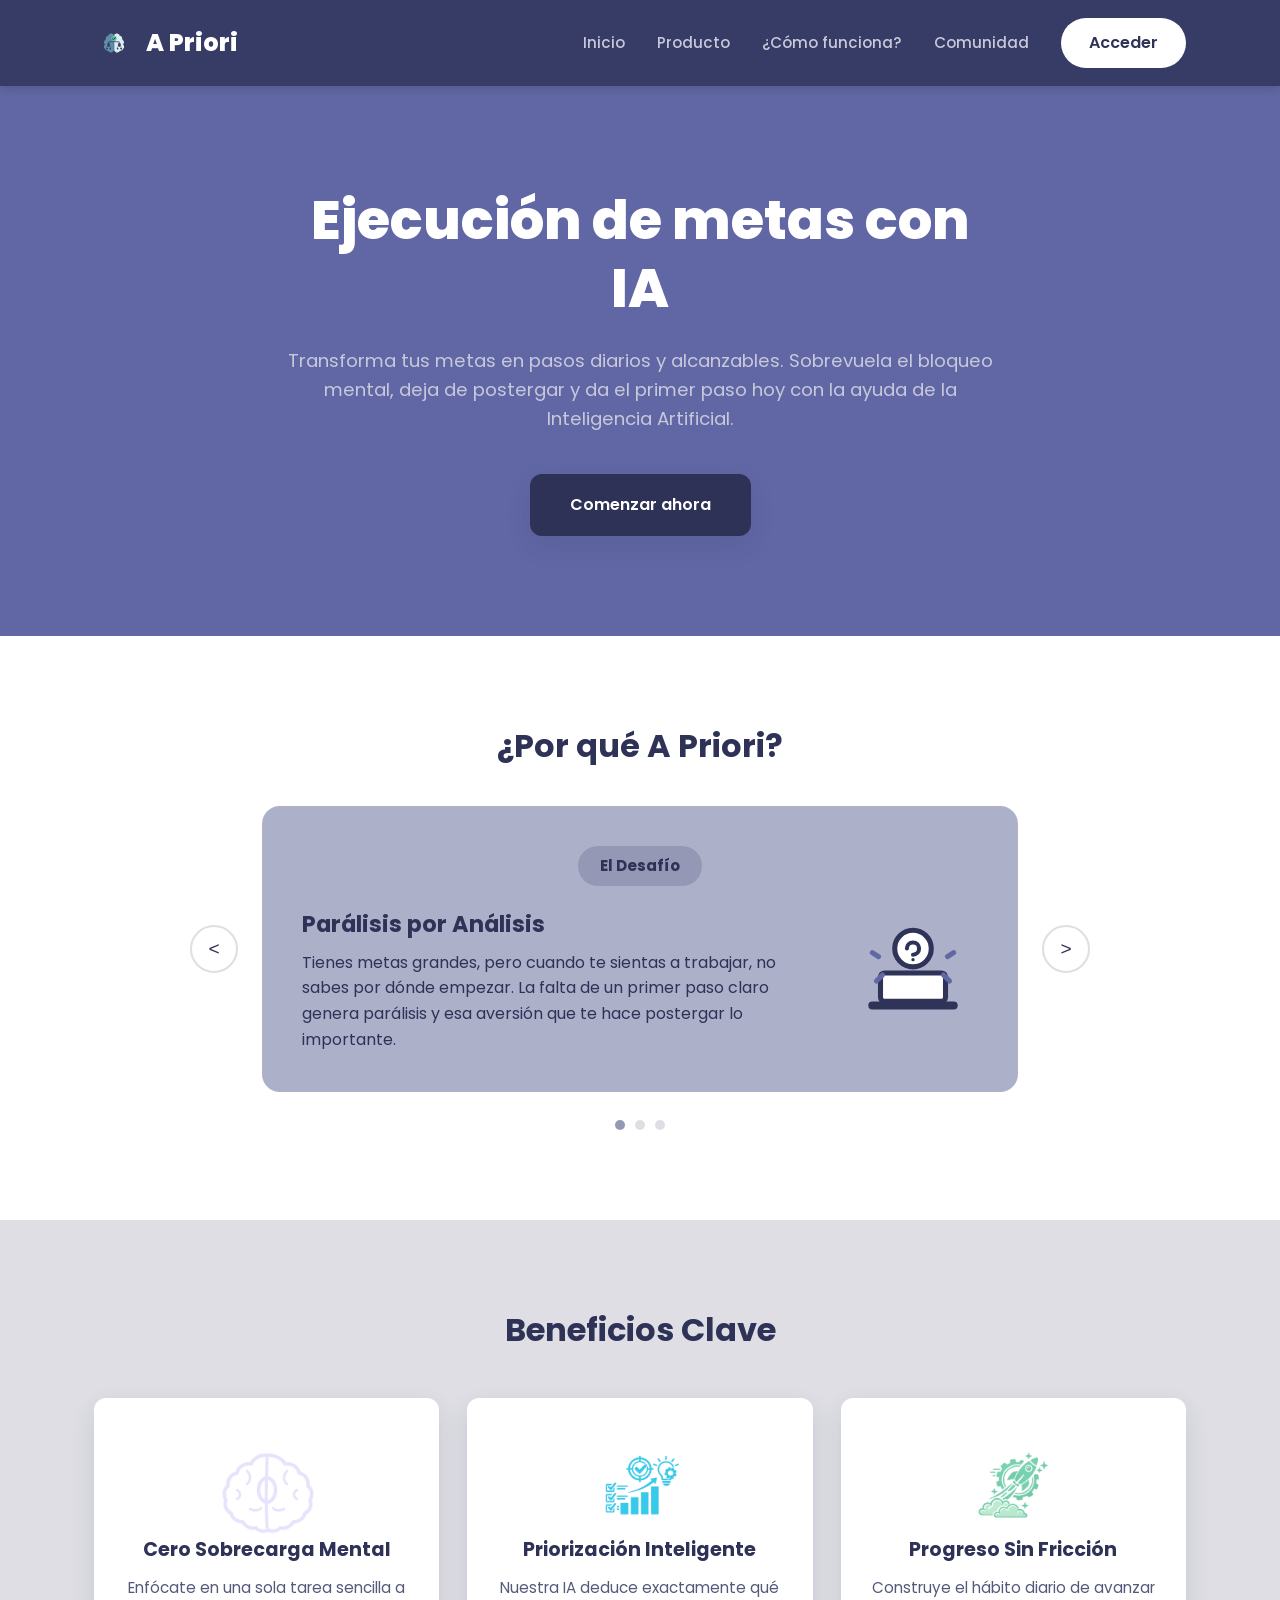
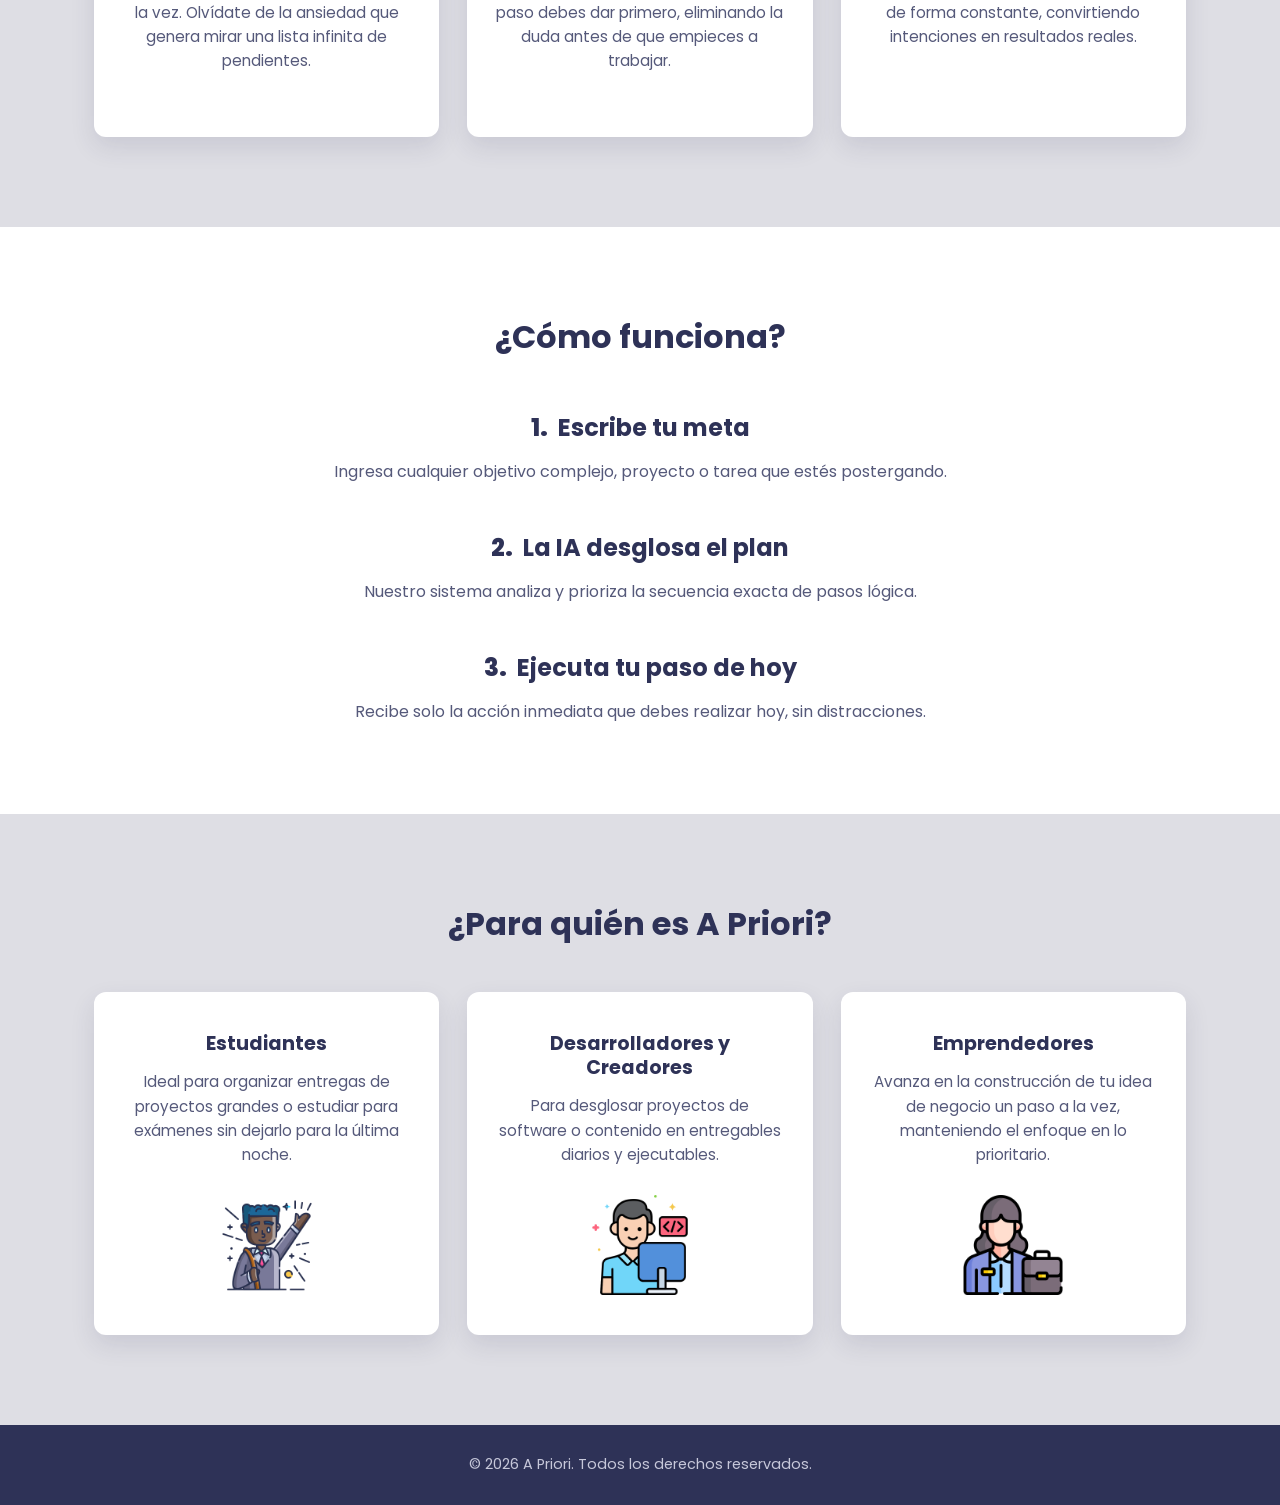
<file: index.html>
<!DOCTYPE html>
<html lang="es">
    <head>
        <meta charset="UTF-8">
        <meta name="viewport" content="width=device-width, initial-scale=1.0">
        <title>A Priori — Ejecución de metas con IA</title>
        <meta name="description" content="Transforma tus metas en pasos diarios y alcanzables con la ayuda de la Inteligencia Artificial.">

        <link rel="icon" type="image/png" href="assets/images/logo.png">

        <link rel="preconnect" href="https://fonts.googleapis.com">
        <link rel="preconnect" href="https://fonts.gstatic.com" crossorigin>
        <link href="https://fonts.googleapis.com/css2?family=Poppins:wght@400;500;600;700;800&display=swap" rel="stylesheet">

        <link rel="stylesheet" href="assets/styles/styles.css">
    </head>
    <body>
        <header class="site-header">
            <div class="container header-inner">
                <a href="#Inicio" class="logo">
                    <img src="assets/images/logo.png" alt="" class="logo-icon">
                    <span>A Priori</span>
                </a>

                <nav class="site-nav">
                    <ul class="nav-links">
                        <li><a href="#Inicio">Inicio</a></li>
                        <li><a href="#por-que-apriori">Producto</a></li>
                        <li><a href="#Como-funciona">¿Cómo funciona?</a></li>
                        <li><a href="#Para-quien">Comunidad</a></li>
                    </ul>
                    <a href="login.html" class="btn-nav">Acceder</a>
                </nav>
            </div>
        </header>

        <main>
            <!-- Sección Inicio (Hero) -->
            <section id="Inicio" class="hero">
                <div class="container hero-content">
                    <h1>Ejecución de metas con IA</h1>
                    <p>Transforma tus metas en pasos diarios y alcanzables. Sobrevuela el bloqueo mental, deja de postergar y da el primer paso hoy con la ayuda de la Inteligencia Artificial.</p>
                    <a href="register.html" class="btn-primary">Comenzar ahora</a>
                </div>
            </section>

            <!-- Sección Producto: ¿Por qué A Priori? (Carrusel) -->
            <section class="por-que-apriori" id="por-que-apriori">
                <div class="container">
                    <div class="section-title">
                        <h2>¿Por qué A Priori?</h2>
                    </div>

                    <div class="carousel-wrapper">
                        <button class="carousel-btn btn-prev" aria-label="Anterior">&lt;</button>

                        <div class="carousel-container">

                            <!-- Card 1: El Problema -->
                            <div class="carousel-card active">
                                <span class="badge problem">El Desafío</span>
                                <div class="carousel-card-body">
                                    <div class="carousel-card-text">
                                        <h3>Parálisis por Análisis</h3>
                                        <p>Tienes metas grandes, pero cuando te sientas a trabajar, no sabes por dónde empezar. La falta de un primer paso claro genera parálisis y esa aversión que te hace postergar lo importante.</p>
                                    </div>
                                    <div class="carousel-card-icon" aria-hidden="true">
                                        <svg viewBox="0 0 64 64" fill="none" xmlns="http://www.w3.org/2000/svg">
                                            <rect x="10" y="44" width="44" height="4" rx="2" fill="#2E3357"/>
                                            <rect x="16" y="30" width="32" height="14" rx="2" fill="#fff" stroke="#2E3357" stroke-width="2.5"/>
                                            <circle cx="32" cy="18" r="9" fill="#fff" stroke="#2E3357" stroke-width="2.5"/>
                                            <path d="M29 18a3 3 0 1 1 3 3" stroke="#2E3357" stroke-width="2" stroke-linecap="round"/>
                                            <circle cx="32" cy="23.5" r="0.8" fill="#2E3357"/>
                                            <path d="M12 20l3 2M52 20l-3 2M14 34l3-3M50 34l-3-3" stroke="#6069A4" stroke-width="2.5" stroke-linecap="round"/>
                                        </svg>
                                    </div>
                                </div>
                            </div>

                            <!-- Card 2: La Solución -->
                            <div class="carousel-card">
                                <span class="badge solution">La Solución</span>
                                <div class="carousel-card-body">
                                    <div class="carousel-card-text">
                                        <h3>Ejecución Guiada por IA</h3>
                                        <p>A Priori descompone tu objetivo en etapas simples y te entrega únicamente el siguiente paso ejecutable para hoy.</p>
                                    </div>
                                    <div class="carousel-card-icon" aria-hidden="true">
                                        <svg viewBox="0 0 64 64" fill="none" xmlns="http://www.w3.org/2000/svg">
                                            <path d="M32 6C20 6 12 14 12 25c0 7 3 11 6 14v7a3 3 0 0 0 3 3h6" stroke="#2E3357" stroke-width="3" stroke-linecap="round" stroke-linejoin="round"/>
                                            <path d="M32 6c12 0 20 8 20 19 0 7-3 11-6 14v7a3 3 0 0 1-3 3h-6" stroke="#6069A4" stroke-width="3" stroke-linecap="round" stroke-linejoin="round"/>
                                            <path d="M25 55h14" stroke="#2E3357" stroke-width="3" stroke-linecap="round"/>
                                            <circle cx="32" cy="27" r="12" fill="#fff" stroke="#2E3357" stroke-width="2.5"/>
                                            <path d="M26 27l4 4 8-8" stroke="#3FA96A" stroke-width="3" stroke-linecap="round" stroke-linejoin="round"/>
                                        </svg>
                                    </div>
                                </div>
                            </div>

                            <!-- Card 3: El Resultado -->
                            <div class="carousel-card">
                                <span class="badge result">El Resultado</span>
                                <div class="carousel-card-body">
                                    <div class="carousel-card-text">
                                        <h3>Claridad y Enfoque Total</h3>
                                        <p>Avanzas sin sobrecarga cognitiva, convirtiendo intenciones abstractas en progreso constante y medible.</p>
                                    </div>
                                    <div class="carousel-card-icon" aria-hidden="true">
                                        <svg viewBox="0 0 64 64" fill="none" xmlns="http://www.w3.org/2000/svg">
                                            <path d="M32 6a14 14 0 0 0-8 25.5V37a3 3 0 0 0 3 3h10a3 3 0 0 0 3-3v-5.5A14 14 0 0 0 32 6Z" fill="#FFD866" stroke="#2E3357" stroke-width="2.5" stroke-linejoin="round"/>
                                            <path d="M27 45h10M28 50h8" stroke="#2E3357" stroke-width="3" stroke-linecap="round"/>
                                            <path d="M32 2v4M14 10l3 3M50 10l-3 3M8 27h4M56 27h-4" stroke="#2E3357" stroke-width="2.5" stroke-linecap="round"/>
                                            <circle cx="40" cy="42" r="11" fill="#fff" stroke="#2E3357" stroke-width="2.5"/>
                                            <path d="M35.5 42.5l3 3 6-6" stroke="#3FA96A" stroke-width="2.8" stroke-linecap="round" stroke-linejoin="round"/>
                                            <line x1="47.8" y1="49.8" x2="53" y2="55" stroke="#2E3357" stroke-width="3" stroke-linecap="round"/>
                                        </svg>
                                    </div>
                                </div>
                            </div>

                        </div>

                        <button class="carousel-btn btn-next" aria-label="Siguiente">&gt;</button>
                    </div>

                    <div class="carousel-dots" aria-hidden="true">
                        <span class="dot active"></span>
                        <span class="dot"></span>
                        <span class="dot"></span>
                    </div>
                </div>
            </section>

            <!-- Sección Beneficios Clave -->
            <section class="beneficios" id="Beneficios">
                <div class="container">
                    <h2>Beneficios Clave</h2>

                    <div class="cards-grid">

                        <div class="card">
                            <div class="card-icon"><img src="assets/images/cerebro.png" alt="Icono de cerebro"></div>
                            <h3>Cero Sobrecarga Mental</h3>
                            <p>Enfócate en una sola tarea sencilla a la vez. Olvídate de la ansiedad que genera mirar una lista infinita de pendientes.</p>
                        </div>

                        <div class="card">
                            <div class="card-icon"><img src="assets/images/Priorizacion_Inteligente.png" alt="Icono de priorización inteligente"></div>
                            <h3>Priorización Inteligente</h3>
                            <p>Nuestra IA deduce exactamente qué paso debes dar primero, eliminando la duda antes de que empieces a trabajar.</p>
                        </div>

                        <div class="card">
                            <div class="card-icon"><img src="assets/images/Progreso_sin_friccion.png" alt="Icono de progreso sin fricción"></div>
                            <h3>Progreso Sin Fricción</h3>
                            <p>Construye el hábito diario de avanzar de forma constante, convirtiendo intenciones en resultados reales.</p>
                        </div>

                    </div>
                </div>
            </section>

            <!-- Sección ¿Cómo funciona? -->
            <section class="como-funciona" id="Como-funciona">
                <div class="container">
                    <h2>¿Cómo funciona?</h2>
                    <ol class="pasos-container">
                        <li>
                            <h3>Escribe tu meta</h3>
                            <p>Ingresa cualquier objetivo complejo, proyecto o tarea que estés postergando.</p>
                        </li>
                        <li>
                            <h3>La IA desglosa el plan</h3>
                            <p>Nuestro sistema analiza y prioriza la secuencia exacta de pasos lógica.</p>
                        </li>
                        <li>
                            <h3>Ejecuta tu paso de hoy</h3>
                            <p>Recibe solo la acción inmediata que debes realizar hoy, sin distracciones.</p>
                        </li>
                    </ol>
                </div>
            </section>

            <!-- Sección Comunidad: ¿Para quién es A Priori? -->
            <section class="para-quien" id="Para-quien">
                <div class="container">
                    <h2>¿Para quién es A Priori?</h2>
                    <div class="cards-grid">
                        <div class="card">
                            <h3>Estudiantes</h3>
                            <p>Ideal para organizar entregas de proyectos grandes o estudiar para exámenes sin dejarlo para la última noche.</p>
                            <div class="card-icon"><img src="assets/images/estudiante.png" alt="Ilustración de un estudiante"></div>
                        </div>
                        <div class="card">
                            <h3>Desarrolladores y Creadores</h3>
                            <p>Para desglosar proyectos de software o contenido en entregables diarios y ejecutables.</p>
                            <div class="card-icon"><img src="assets/images/developer.png" alt="Ilustración de un desarrollador"></div>
                        </div>
                        <div class="card">
                            <h3>Emprendedores</h3>
                            <p>Avanza en la construcción de tu idea de negocio un paso a la vez, manteniendo el enfoque en lo prioritario.</p>
                            <div class="card-icon"><img src="assets/images/emprendedor.png" alt="Ilustración de una emprendedora"></div>
                        </div>
                    </div>
                </div>
            </section>
        </main>

        <footer class="site-footer">
            <div class="container">
                <p>&copy; 2026 A Priori. Todos los derechos reservados.</p>
            </div>
        </footer>

        <script src="assets/scripts/main.js"></script>
    </body>
</html>
</file>
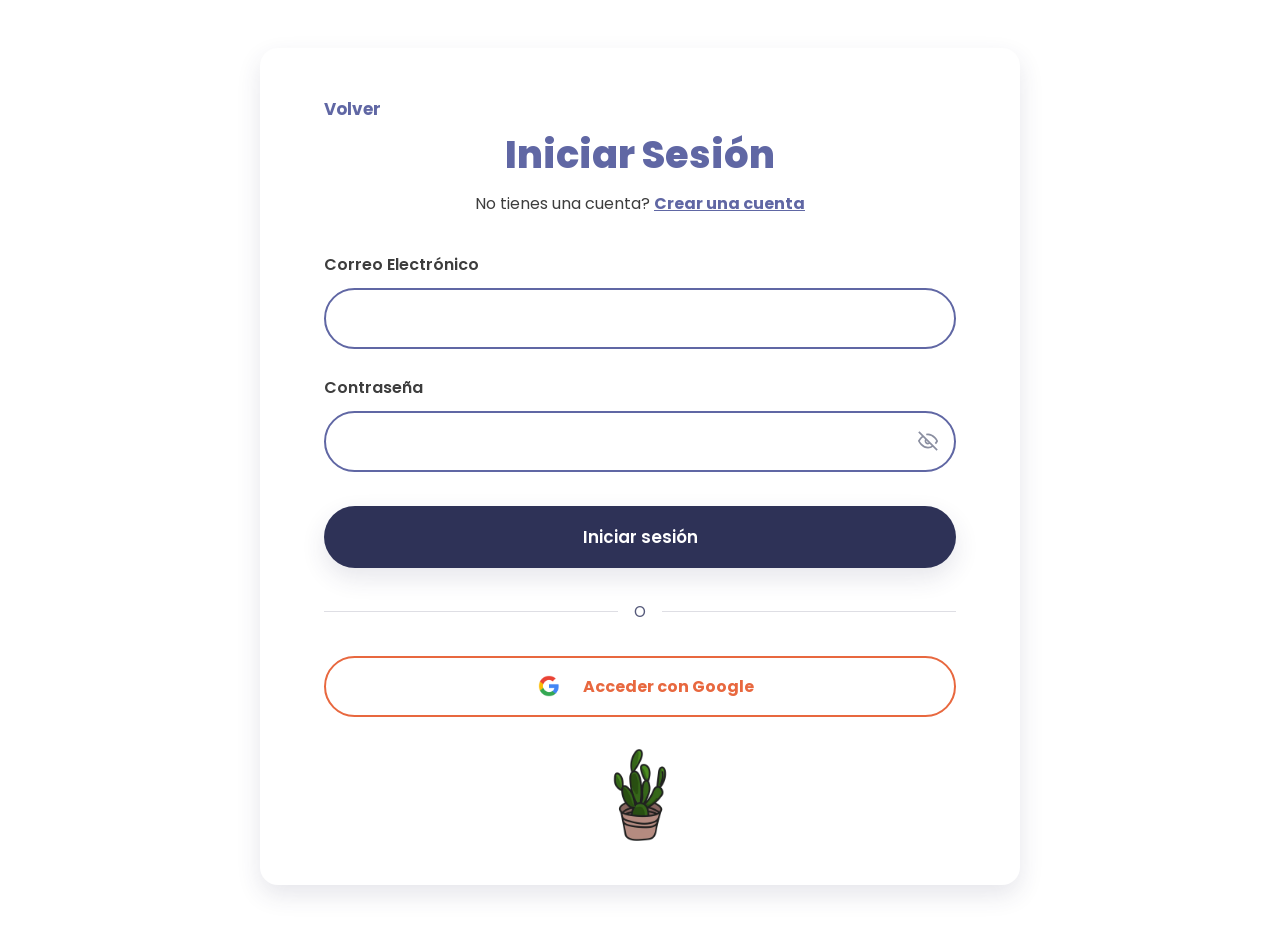
<file: login.html>
<!DOCTYPE html>
<html lang="en">
    <head>
        <meta charset="UTF-8">
        <meta name="viewport" content="width=device-width, initial-scale=1.0">
        <title>A Priori - Login</title>
                <link rel="icon" type="image/png" href="assets/images/logo.png">

        <link rel="preconnect" href="https://fonts.googleapis.com">
        <link rel="preconnect" href="https://fonts.gstatic.com" crossorigin>
        <link href="https://fonts.googleapis.com/css2?family=Poppins:wght@400;500;600;700;800&display=swap" rel="stylesheet">

        <link rel="stylesheet" href="assets/styles/styles.css">
        <link rel="stylesheet" href="assets/styles/login.css">
    </head>
    <body>
        <main class="login-container">
            <div class="login-card">
            
                <!-- Enlace Volver -->
                <a href="index.html" class="back-link">Volver</a>

                <!-- Encabezado -->
                <header class="login-header">
                    <h1>Iniciar Sesión</h1>
                    <p>No tienes una cuenta? <a href="register.html">Crear una cuenta</a></p>
                </header>

                <!-- Formulario Principal -->
                <form class="login-form">
                
                    <!-- Campo Correo -->
                    <div class="form-group">
                        <label for="email">Correo Electrónico</label>
                            <input 
                                type="email" 
                                id="email" 
                                name="email" 
                                placeholder="" 
                                required 
                            />
                    </div>

                    <!-- Campo Contraseña -->
                    <div class="form-group password-group">
                        <label for="password">Contraseña</label>
                            <div class="input-wrapper">
                                <input 
                                    type="password" 
                                    id="password" 
                                    name="password" 
                                    placeholder="" 
                                    required 
                                />
                                <!-- Icono de ocultar/mostrar contraseña -->
                                <button type="button" class="toggle-password" aria-label="Mostrar contraseña">
                                    <svg width="20" height="20" viewBox="0 0 24 24" fill="none" stroke="currentColor" stroke-width="2">
                                        <path d="M17.94 17.94A10.07 10.07 0 0 1 12 20c-7 0-11-8-11-8a18.45 18.45 0 0 1 5.06-5.94M9.9 4.24A9.12 9.12 0 0 1 12 4c7 0 11 8 11 8a18.5 18.5 0 0 1-2.16 3.19m-6.72-1.07a3 3 0 1 1-4.24-4.24"></path>
                                        <line x1="1" y1="1" x2="23" y2="23"></line>
                                    </svg>
                                </button>
                            </div>
                    </div>

                    <!-- Botón Iniciar Sesión -->
                    <button type="submit" class="btn-primary">Iniciar sesión</button>

                </form>

                <!-- Separador 'O' -->
                <div class="divider">
                    <span>O</span>
                </div>

                <!-- Botón de Google -->
                <button type="button" class="btn-google">
                    <img src="assets/images/logo_google.png" alt="Google Logo" />
                    <span>Acceder con Google</span>
                </button>

                <!-- Ilustración inferior -->
                <div class="cactus-wrapper">
                    <img src="assets/images/planta_login.webp" alt="Ilustración de cactus en maceta" />
                </div>

            </div>
        </main>
        <script src="assets/scripts/login.js"></script>
    </body>
</html>
</file>
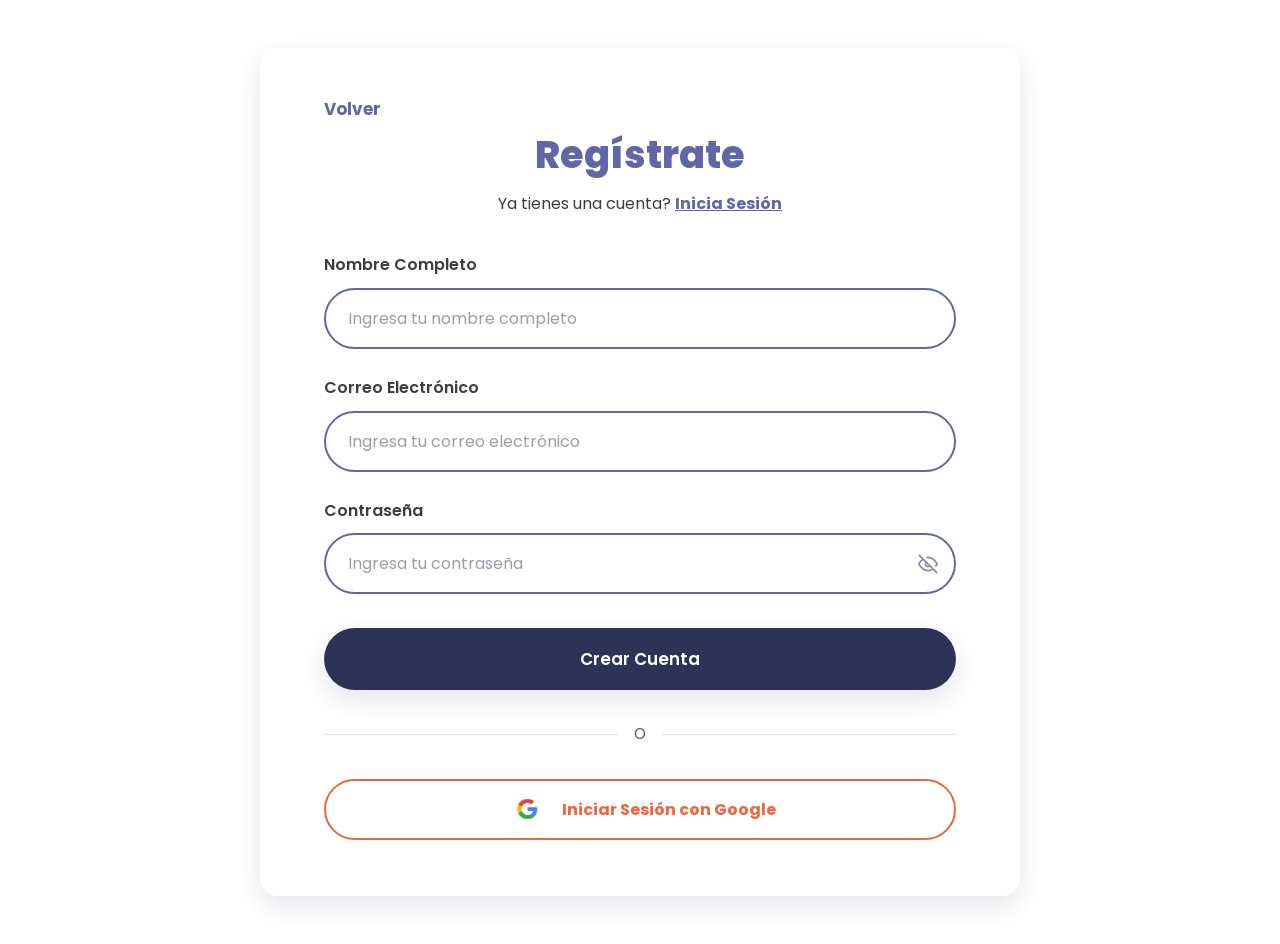
<file: register.html>
<!DOCTYPE html>
<html lang="en">
    <head>
        <meta charset="UTF-8">
        <meta name="viewport" content="width=device-width, initial-scale=1.0">
        <title>A Priori - Register</title>
        <link rel="icon" type="image/png" href="assets/images/logo.png">
        <link rel="preconnect" href="https://fonts.googleapis.com">
        <link rel="preconnect" href="https://fonts.gstatic.com" crossorigin>
        <link href="https://fonts.googleapis.com/css2?family=Poppins:wght@400;500;600;700;800&display=swap" rel="stylesheet">
        <link rel="stylesheet" href="assets/styles/styles.css">
        <link rel="stylesheet" href="assets/styles/register.css">
    </head>
    <body>
        <main class="register-container">
            <div class="register-card">
                <!-- Enlace Volver -->
                <a href="index.html" class="back-link">Volver</a>
                
                <!-- Encabezado -->
                <header class="register-header">
                    <h1>Regístrate</h1>
                    <p>Ya tienes una cuenta? <a href="login.html">Inicia Sesión</a></p>
                </header>
            
                <!-- Formulario Principal -->
                <form class="register-form">
                
                    <!-- Campo Nombre Completo (Nuevo) -->
                    <div class="form-group">
                        <label for="fullname">Nombre Completo</label>
                        <input 
                            type="text" 
                            id="fullname" 
                            name="fullname" 
                            placeholder="Ingresa tu nombre completo" 
                            required 
                        />
                    </div>
                
                    <!-- Campo Correo Electrónico -->
                    <div class="form-group">
                        <label for="email">Correo Electrónico</label>
                        <input 
                            type="email" 
                            id="email" 
                            name="email" 
                            placeholder="Ingresa tu correo electrónico" 
                            required 
                            />
                    </div>

                    <!-- Campo Contraseña con el icono -->
                    <div class="form-group password-group">
                        <label for="password">Contraseña</label>
                        <div class="input-wrapper">
                            <input 
                            type="password" 
                            id="password" 
                            name="password" 
                            placeholder="Ingresa tu contraseña" 
                            required 
                            />
                            <button type="button" class="toggle-password" aria-label="Mostrar contraseña">
                            <svg width="20" height="20" viewBox="0 0 24 24" fill="none" stroke="currentColor" stroke-width="2">
                                <path d="M17.94 17.94A10.07 10.07 0 0 1 12 20c-7 0-11-8-11-8a18.45 18.45 0 0 1 5.06-5.94M9.9 4.24A9.12 9.12 0 0 1 12 4c7 0 11 8 11 8a18.5 18.5 0 0 1-2.16 3.19m-6.72-1.07a3 3 0 1 1-4.24-4.24"></path>
                                <line x1="1" y1="1" x2="23" y2="23"></line>
                            </svg>
                            </button>
                        </div>
                    </div>
                
                    <!-- Botón Submit -->
                    <button type="submit" class="btn-primary">Crear Cuenta</button>
                
                </form>
            
                <!-- Separador 'O' -->
                <div class="divider">
                    <span>O</span>
                </div>
            
                <!-- Botón de Google -->
                <button type="button" class="btn-google">
                    <img src="assets/images/logo_google.png" alt="Google Logo" />
                    <span>Iniciar Sesión con Google</span>
                </button>
            
            </div>
        </main>
        <script src="assets/scripts/register.js"></script>

    </body>
</html>
</file>
<file: assets/styles/styles.css>
/* ==========================================================================
    A Priori — Estilos de la página principal (index.html)
   ========================================================================== */

/* ---- Variables ---- */
:root {
    --navy-900: #2E3257;      /* footer, botones primarios, títulos */
    --navy-800: #373C66;      /* barra superior del header */
    --purple-500: #6067A4;    /* fondo del hero */
    --lavender-400: #acb0c9;  /* tarjeta activa del carrusel */
    --lavender-500: #9498b4;  /* badge del carrusel */
    --gray-100: #dedee4;      /* fondo de secciones claras */
    --gray-200: #f4f4f6;
    --white: #ffffff;
    --text-body: #3d3d3d;
    --text-muted: #55597a;
    --text-on-dark: #c7c8da;

    --radius-md: 12px;
    --radius-lg: 18px;
    --radius-pill: 999px;

    --shadow-card: 0 10px 25px rgba(46, 51, 87, 0.12);
    --container-width: 1140px;

    --font-base: "Poppins", "Segoe UI", Arial, sans-serif;
}

/* ---- Reset básico ---- */
* {
    box-sizing: border-box;
}

html {
    scroll-behavior: smooth;
}

body {
    margin: 0;
    font-family: var(--font-base);
    color: var(--text-body);
    line-height: 1.6;
    background-color: var(--white);
}

h1, h2, h3 {
    color: var(--navy-900);
    line-height: 1.25;
    margin: 0 0 16px;
}

p {
    margin: 0 0 16px;
}

img {
    max-width: 100%;
    display: block;
}

a {
    text-decoration: none;
    color: inherit;
}

ul, ol {
    margin: 0;
    padding: 0;
    list-style: none;
}

.container {
    width: 100%;
    max-width: var(--container-width);
    margin: 0 auto;
    padding: 0 24px;
}

.section-title {
    text-align: center;
    margin-bottom: 40px;
}

section h2 {
    text-align: center;
    font-size: 2rem;
    font-weight: 700;
}

/* ---- Botones ---- */
.btn-primary,
.btn-nav {
    display: inline-block;
    font-family: var(--font-base);
    font-weight: 600;
    font-size: 1rem;
    cursor: pointer;
    border: none;
    transition: transform 0.15s ease, box-shadow 0.15s ease, opacity 0.15s ease;
}

.btn-primary {
    background-color: var(--navy-900);
    color: var(--white);
    padding: 18px 40px;
    border-radius: var(--radius-md);
    box-shadow: var(--shadow-card);
}

.btn-primary:hover {
    transform: translateY(-2px);
    opacity: 0.92;
}

.btn-nav {
    background-color: var(--white);
    color: var(--navy-900);
    padding: 12px 28px;
    border-radius: var(--radius-pill);
}

.btn-nav:hover {
    transform: translateY(-1px);
    box-shadow: 0 6px 14px rgba(0, 0, 0, 0.15);
}

/* ==========================================================================
    Header / Navegación
   ========================================================================== */
.site-header {
    background-color: var(--navy-800);
    position: sticky;
    top: 0;
    z-index: 100;
    box-shadow: 0 2px 10px rgba(0, 0, 0, 0.15);
}

.header-inner {
    display: flex;
    align-items: center;
    justify-content: space-between;
    flex-wrap: wrap;
    gap: 16px;
    padding-top: 18px;
    padding-bottom: 18px;
}

.logo {
    display: flex;
    align-items: center;
    gap: 12px;
    font-size: 1.5rem;
    font-weight: 800;
    color: var(--white);
}

.logo-icon {
    width: 40px;
    height: 40px;
    object-fit: contain;
}

.site-nav {
    display: flex;
    align-items: center;
    gap: 32px;
    flex-wrap: wrap;
}

.nav-links {
    display: flex;
    align-items: center;
    gap: 32px;
    flex-wrap: wrap;
}

.nav-links a {
    color: var(--text-on-dark);
    font-weight: 500;
    font-size: 0.95rem;
    transition: color 0.15s ease;
}

.nav-links a:hover {
    color: var(--white);
}

/* ==========================================================================
    Hero (Sección Inicio)
   ========================================================================== */
.hero {
    background-color: var(--purple-500);
    text-align: center;
    padding: 100px 24px;
}

.hero-content {
    max-width: 760px;
}

.hero h1 {
    color: var(--white);
    font-size: clamp(2.2rem, 5vw, 3.4rem);
    font-weight: 800;
    margin-bottom: 24px;
}

.hero p {
    color: var(--text-on-dark);
    font-size: 1.15rem;
    margin-bottom: 40px;
}

/* ==========================================================================
    Producto — ¿Por qué A Priori? (Carrusel)
   ========================================================================== */
.por-que-apriori {
    padding: 90px 0;
    background-color: var(--white);
}

.carousel-wrapper {
    display: flex;
    align-items: center;
    justify-content: center;
    gap: 24px;
    max-width: 900px;
    margin: 0 auto;
}

.carousel-container {
    position: relative;
    flex: 1;
    min-height: 260px;
}

.carousel-card {
    display: none;
    background-color: var(--lavender-400);
    border-radius: var(--radius-lg);
    padding: 40px;
}

.carousel-card.active {
    display: block;
    animation: fade-in 0.4s ease;
}

@keyframes fade-in {
    from { opacity: 0; transform: translateY(6px); }
    to   { opacity: 1; transform: translateY(0); }
}

.badge {
    display: inline-block;
    background-color: var(--lavender-500);
    color: var(--navy-900);
    font-weight: 700;
    font-size: 0.95rem;
    padding: 8px 22px;
    border-radius: var(--radius-pill);
    margin: 0 auto 24px;
}

.carousel-card > .badge {
    display: block;
    width: fit-content;
    margin-left: auto;
    margin-right: auto;
}

.carousel-card-body {
    display: flex;
    align-items: center;
    gap: 32px;
}

.carousel-card-text {
    flex: 1;
}

.carousel-card-text h3 {
    font-size: 1.4rem;
    margin-bottom: 12px;
}

.carousel-card-text p {
    color: var(--navy-900);
    margin-bottom: 0;
}

.carousel-card-icon {
    flex-shrink: 0;
    width: 130px;
}

.carousel-card-icon img,
.carousel-card-icon svg {
    width: 100%;
    height: auto;
}

.carousel-btn {
    flex-shrink: 0;
    width: 48px;
    height: 48px;
    border-radius: 50%;
    border: 2px solid var(--gray-100);
    background-color: var(--white);
    color: var(--navy-900);
    font-size: 1.2rem;
    cursor: pointer;
    transition: background-color 0.15s ease, transform 0.15s ease;
}

.carousel-btn:hover {
    background-color: var(--gray-100);
    transform: scale(1.05);
}

.carousel-dots {
    display: flex;
    justify-content: center;
    gap: 10px;
    margin-top: 28px;
}

.dot {
    width: 10px;
    height: 10px;
    border-radius: 50%;
    background-color: var(--gray-100);
}

.dot.active {
    background-color: var(--lavender-500);
}

/* ==========================================================================
    Tarjetas reutilizables (Beneficios / Para quién)
   ========================================================================== */
.beneficios {
    background-color: var(--gray-100);
    padding: 90px 0;
}

.para-quien {
    background-color: var(--gray-100);
    padding: 90px 0;
}

.cards-grid {
    display: grid;
    grid-template-columns: repeat(3, 1fr);
    gap: 28px;
    margin-top: 48px;
}

.card {
    background-color: var(--white);
    border-radius: var(--radius-md);
    padding: 40px 28px;
    text-align: center;
    box-shadow: var(--shadow-card);
}

.card h3 {
    font-size: 1.2rem;
    margin-bottom: 14px;
}

.card p {
    color: var(--text-muted);
    font-size: 0.95rem;
    margin-bottom: 24px;
}

.card-icon {
    width: 100px;
    height: 100px;
    margin: 0 auto;
}

.card-icon img {
    width: 100%;
    height: 100%;
    object-fit: contain;
}

/* Para-quien: el ícono va después del texto, sin margen extra arriba */
.para-quien .card p {
    margin-bottom: 28px;
}

/* ==========================================================================
    ¿Cómo funciona?
   ========================================================================== */
.como-funciona {
    padding: 90px 0;
    background-color: var(--white);
}

.pasos-container {
    counter-reset: paso;
    max-width: 640px;
    margin: 56px auto 0;
    display: flex;
    flex-direction: column;
    gap: 48px;
    text-align: center;
}

.pasos-container li {
    counter-increment: paso;
}

.pasos-container h3 {
    display: inline-flex;
    align-items: center;
    gap: 10px;
    font-size: 1.5rem;
    justify-content: center;
    width: 100%;
}

.pasos-container h3::before {
    content: counter(paso) ".";
    color: var(--navy-900);
    font-weight: 800;
}

.pasos-container p {
    color: var(--text-muted);
    margin-bottom: 0;
}

/* ==========================================================================
    Footer
   ========================================================================== */
.site-footer {
    background-color: var(--navy-900);
    padding: 28px 0;
    text-align: center;
}

.site-footer p {
    color: var(--text-on-dark);
    margin: 0;
    font-size: 0.9rem;
}

/* ==========================================================================
    Responsive
   ========================================================================== */
@media (max-width: 900px) {
    .cards-grid {
        grid-template-columns: repeat(2, 1fr);
    }

    .carousel-card-body {
        flex-direction: column;
        text-align: center;
    }

    .carousel-card-icon {
        width: 100px;
    }
}

@media (max-width: 640px) {
    .header-inner {
        justify-content: center;
        text-align: center;
    }

    .site-nav {
        justify-content: center;
        width: 100%;
        flex-direction: column;
        gap: 16px;
    }

    .nav-links {
        justify-content: center;
        gap: 18px;
    }

    .hero {
        padding: 70px 20px;
    }

    section h2 {
        font-size: 1.6rem;
    }

    .cards-grid {
        grid-template-columns: 1fr;
    }

    .carousel-wrapper {
        gap: 12px;
    }

    .carousel-card {
        padding: 28px 20px;
    }

    .carousel-btn {
        width: 40px;
        height: 40px;
    }
}
</file>
<file: assets/styles/login.css>
.login-container {
    min-height: 100vh;
    display: flex;
    align-items: center;
    justify-content: center;
    background-color: var(--white);
    padding: 48px 24px;
}

.login-card {
    position: relative;
    width: 100%;
    max-width: 760px;
    background-color: var(--white);
    border-radius: var(--radius-lg);
    box-shadow: var(--shadow-card);
    padding: 48px 64px 40px;
}

/* ---- Enlace Volver ---- */
.login-card .back-link {
    display: inline-flex;
    align-items: center;
    gap: 6px;
    font-weight: 700;
    font-size: 1.05rem;
    color: var(--purple-500);
    margin-bottom: 8px;
}

.login-card .back-link:hover {
    opacity: 0.8;
}

/* ---- Encabezado ---- */
.login-header {
    text-align: center;
    margin-bottom: 36px;
}

.login-header h1 {
    color: var(--purple-500);
    font-size: 2.4rem;
    font-weight: 800;
    margin-bottom: 12px;
}

.login-header p {
    color: var(--text-body);
    font-size: 1rem;
    margin-bottom: 0;
}

.login-header p a {
    color: var(--purple-500);
    font-weight: 700;
    text-decoration: underline;
}

/* ---- Formulario ---- */
.login-form {
    display: flex;
    flex-direction: column;
    gap: 26px;
}

.form-group {
    display: flex;
    flex-direction: column;
    gap: 10px;
}

.form-group label {
    font-weight: 600;
    font-size: 1rem;
    color: var(--text-body);
}

.form-group input {
    width: 100%;
    font-family: var(--font-base);
    font-size: 1rem;
    color: var(--text-body);
    padding: 16px 22px;
    border: 2px solid var(--purple-500);
    border-radius: var(--radius-pill);
    background-color: var(--white);
    outline: none;
    transition: border-color 0.15s ease, box-shadow 0.15s ease;
}

.form-group input::placeholder {
    color: #9a9ea8;
}

.form-group input:focus {
    border-color: var(--navy-900);
    box-shadow: 0 0 0 3px rgba(46, 51, 87, 0.12);
}

/* ---- Campo de contraseña con icono ---- */
.password-group .input-wrapper {
    position: relative;
    display: flex;
    align-items: center;
}

.password-group .input-wrapper input {
    padding-right: 54px;
}

.toggle-password {
    position: absolute;
    right: 18px;
    top: 50%;
    transform: translateY(-50%);
    background: none;
    border: none;
    padding: 0;
    display: flex;
    align-items: center;
    justify-content: center;
    color: #8a8ea0;
    cursor: pointer;
}

.toggle-password:hover {
    color: var(--navy-900);
}

.toggle-password svg {
    width: 20px;
    height: 20px;
}

/* ---- Botón principal ---- */
.login-form .btn-primary {
    width: 100%;
    padding: 18px;
    border-radius: var(--radius-pill);
    font-size: 1.05rem;
    margin-top: 8px;
}

/* ---- Separador 'O' ---- */
.divider {
    display: flex;
    align-items: center;
    gap: 16px;
    margin: 32px 0;
    color: var(--text-muted);
    font-size: 0.95rem;
}

.divider::before,
.divider::after {
    content: "";
    flex: 1;
    height: 1px;
    background-color: var(--gray-100);
}

/* ---- Botón de Google ---- */
.btn-google {
    width: 100%;
    display: flex;
    align-items: center;
    justify-content: center;
    gap: 12px;
    padding: 16px;
    background-color: var(--white);
    border: 2px solid #e8683f;
    border-radius: var(--radius-pill);
    font-family: var(--font-base);
    font-weight: 700;
    font-size: 1rem;
    color: #e8683f;
    cursor: pointer;
    transition: background-color 0.15s ease, transform 0.15s ease;
}

.btn-google:hover {
    background-color: #fef3ef;
    transform: translateY(-1px);
}

.btn-google img {
    width: 44px;
    height: 22px;
}

/* ---- Ilustración del cactus ---- */
.cactus-wrapper {
    display: flex;
    justify-content: center;
    margin-top: 28px;
}

.cactus-wrapper img {
    width: 100px;
    height: auto;
}

/* ---- Responsive ---- */
@media (max-width: 640px) {
    .login-card {
        padding: 36px 24px 32px;
    }

    .login-header h1 {
        font-size: 1.9rem;
    }
}
</file>
<file: assets/styles/register.css>
.register-container {
    min-height: 100vh;
    display: flex;
    align-items: center;
    justify-content: center;
    background-color: var(--white);
    padding: 48px 24px;
}

.register-card {
    position: relative;
    width: 100%;
    max-width: 760px;
    background-color: var(--white);
    border-radius: var(--radius-lg);
    box-shadow: var(--shadow-card);
    padding: 48px 64px 56px;
}

/* ---- Enlace Volver ---- */
.register-card .back-link {
    display: inline-flex;
    align-items: center;
    gap: 6px;
    font-weight: 700;
    font-size: 1.05rem;
    color: var(--purple-500);
    margin-bottom: 8px;
}

.register-card .back-link:hover {
    opacity: 0.8;
}

/* ---- Encabezado ---- */
.register-header {
    text-align: center;
    margin-bottom: 36px;
}

.register-header h1 {
    color: #6067A4;
    font-size: 2.4rem;
    font-weight: 800;
    margin-bottom: 12px;
}

.register-header p {
    color: var(--text-body);
    font-size: 1rem;
    margin-bottom: 0;
}

.register-header p a {
    color: #6067A4;
    font-weight: 700;
    text-decoration: underline;
}

/* ---- Formulario ---- */
.register-form {
    display: flex;
    flex-direction: column;
    gap: 26px;
}

.form-group {
    display: flex;
    flex-direction: column;
    gap: 10px;
}

.form-group label {
    font-weight: 600;
    font-size: 1rem;
    color: var(--text-body);
}

.form-group input {
    width: 100%;
    font-family: var(--font-base);
    font-size: 1rem;
    color: var(--text-body);
    padding: 16px 22px;
    border: 2px solid #6067A4;
    border-radius: var(--radius-pill);
    background-color: var(--white);
    outline: none;
    transition: border-color 0.15s ease, box-shadow 0.15s ease;
}

.form-group input::placeholder {
    color: #9a9ea8;
}

.form-group input:focus {
    border-color: var(--navy-900);
    box-shadow: 0 0 0 3px rgba(46, 51, 87, 0.12);
}

/* ---- Campo de contraseña con icono ---- */
.password-group .input-wrapper {
    position: relative;
    display: flex;
    align-items: center;
}

.password-group .input-wrapper input {
    padding-right: 54px;
}

.toggle-password {
    position: absolute;
    right: 18px;
    top: 50%;
    transform: translateY(-50%);
    background: none;
    border: none;
    padding: 0;
    display: flex;
    align-items: center;
    justify-content: center;
    color: #8a8ea0;
    cursor: pointer;
}

.toggle-password:hover {
    color: var(--navy-900);
}

.toggle-password svg {
    width: 20px;
    height: 20px;
}

/* ---- Botón principal ---- */
.register-form .btn-primary {
    width: 100%;
    padding: 18px;
    border-radius: var(--radius-pill);
    font-size: 1.05rem;
    margin-top: 8px;
}

/* ---- Separador 'O' ---- */
.divider {
    display: flex;
    align-items: center;
    gap: 16px;
    margin: 32px 0;
    color: var(--text-muted);
    font-size: 0.95rem;
}

.divider::before,
.divider::after {
    content: "";
    flex: 1;
    height: 1px;
    background-color: var(--gray-100);
}

/* ---- Botón de Google ---- */
.btn-google {
    width: 100%;
    display: flex;
    align-items: center;
    justify-content: center;
    gap: 12px;
    padding: 16px;
    background-color: var(--white);
    border: 2px solid #e8683f;
    border-radius: var(--radius-pill);
    font-family: var(--font-base);
    font-weight: 700;
    font-size: 1rem;
    color: #e8683f;
    cursor: pointer;
    transition: background-color 0.15s ease, transform 0.15s ease;
}

.btn-google:hover {
    background-color: #fef3ef;
    transform: translateY(-1px);
}

.btn-google img {
    width: 45px;
    height: 22px;
}

/* ---- Responsive ---- */
@media (max-width: 640px) {
    .register-card {
        padding: 36px 24px 44px;
    }

    .register-header h1 {
        font-size: 1.9rem;
    }
}
</file>
